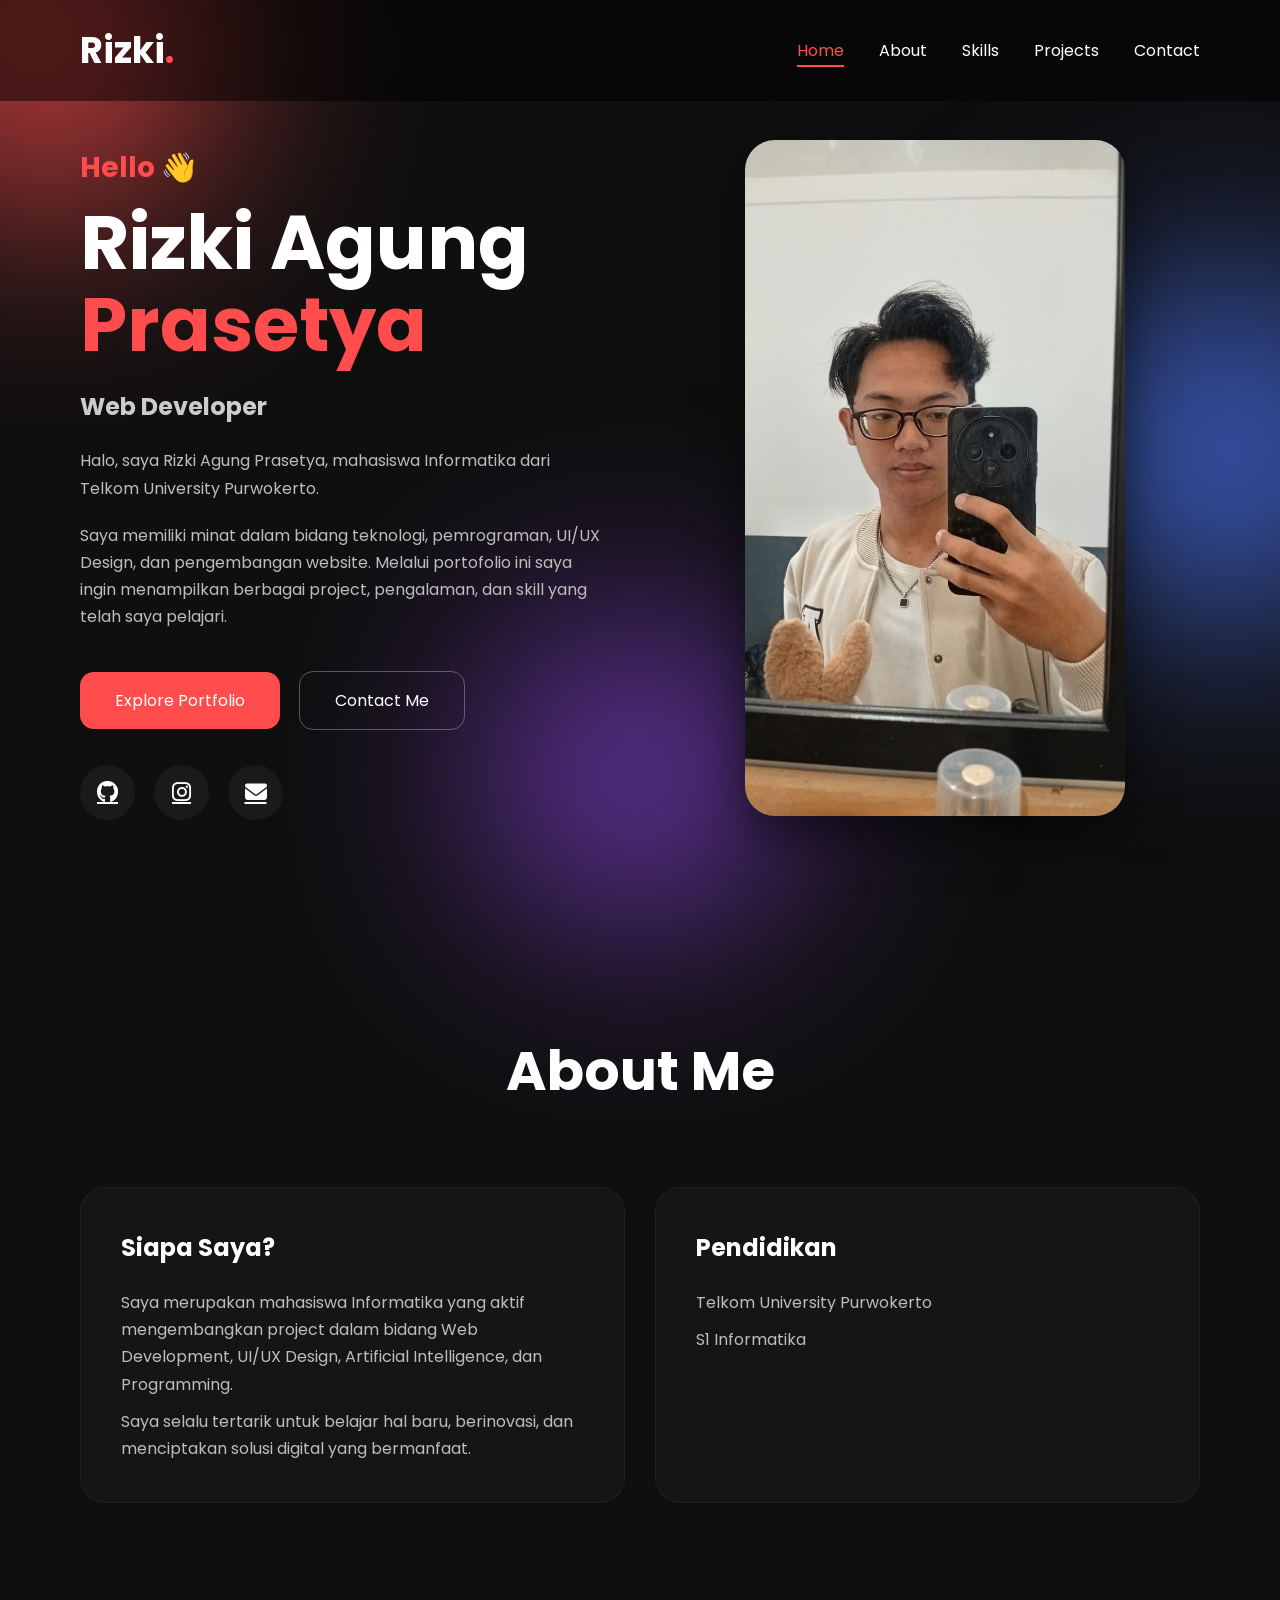
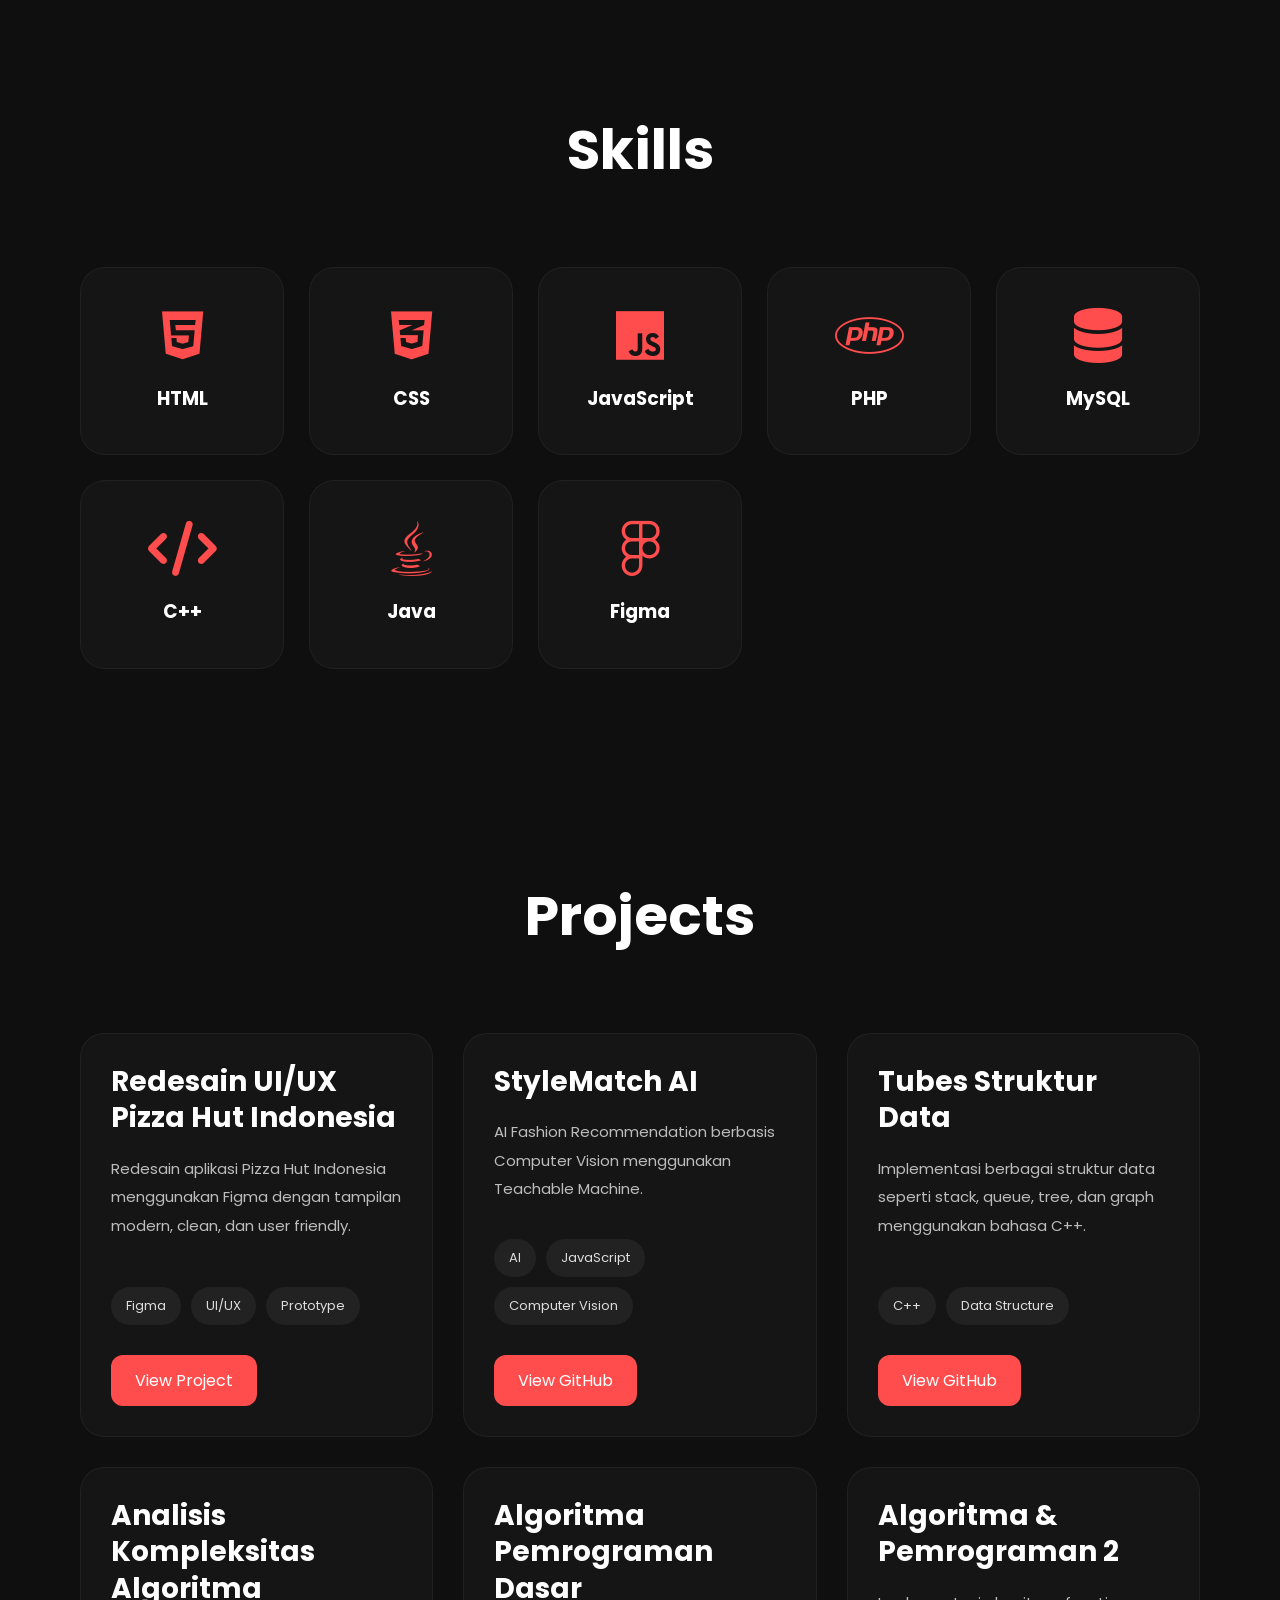
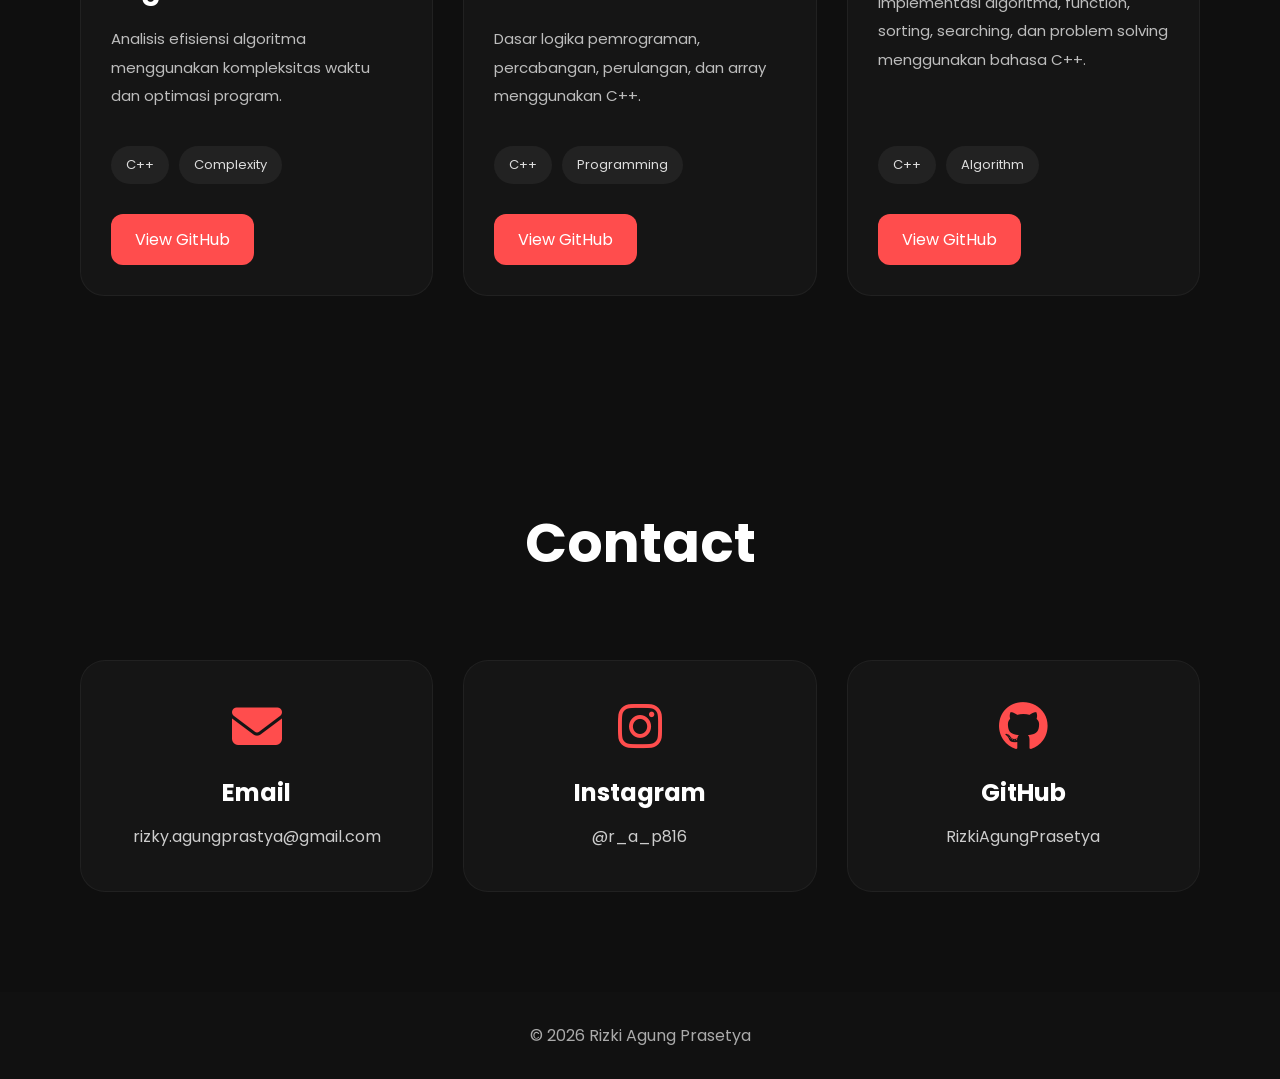
<file: index.html>
<!DOCTYPE html>
<html lang="id">

<head>

  <meta charset="UTF-8">
  <meta
    name="viewport"
    content="width=device-width, initial-scale=1.0"
  >

  <title>
    Rizki Agung Prasetya | Portfolio
  </title>

  <!-- CSS -->
  <link rel="stylesheet" href="style.css">

  <!-- Google Font -->
  <link
    href="https://fonts.googleapis.com/css2?family=Poppins:wght@300;400;500;600;700&display=swap"
    rel="stylesheet"
  >

  <!-- Font Awesome -->
  <link
    rel="stylesheet"
    href="https://cdnjs.cloudflare.com/ajax/libs/font-awesome/6.5.1/css/all.min.css"
  >

  <!-- AOS -->
  <link
    href="https://unpkg.com/aos@2.3.4/dist/aos.css"
    rel="stylesheet"
  >

</head>

<body>

  <!-- Loader -->
  <div class="loader">
    <div class="spinner"></div>
  </div>

  <!-- Progress Bar -->
  <div class="progress-bar" id="progressBar"></div>

  <!-- Cursor Glow -->
  <div class="cursor-glow"></div>

  <!-- Background Blur -->
  <div class="blur blur1"></div>
  <div class="blur blur2"></div>
  <div class="blur blur3"></div>

  <!-- Navbar -->
  <header>

    <nav>

      <h1 class="logo">
        Rizki<span>.</span>
      </h1>

      <div class="menu-toggle" id="menuToggle">
        <i class="fa-solid fa-bars"></i>
      </div>

      <ul>

        <li>
          <a href="#home" class="active">
            Home
          </a>
        </li>

        <li>
          <a href="#about">
            About
          </a>
        </li>

        <li>
          <a href="#skills">
            Skills
          </a>
        </li>

        <li>
          <a href="#projects">
            Projects
          </a>
        </li>

        <li>
          <a href="#contact">
            Contact
          </a>
        </li>

      </ul>

    </nav>

  </header>

  <!-- Hero -->
  <section class="hero" id="home">

    <div
      class="hero-text"
      data-aos="fade-right"
    >

      <h3>
        Hello 👋
      </h3>

      <h1>
        Rizki Agung
        <span>Prasetya</span>
      </h1>

      <h2>
        Web Developer
      </h2>

      <p>
        Halo, saya Rizki Agung Prasetya,
        mahasiswa Informatika dari
        Telkom University Purwokerto.
      </p>

      <p>
        Saya memiliki minat dalam bidang
        teknologi, pemrograman,
        UI/UX Design, dan pengembangan website.
        Melalui portofolio ini saya ingin
        menampilkan berbagai project,
        pengalaman, dan skill yang telah
        saya pelajari.
      </p>

      <div class="hero-button">

        <a href="#projects" class="btn">
          Explore Portfolio
        </a>

        <a href="#contact" class="btn2">
          Contact Me
        </a>

      </div>

      <div class="social-icons">

        <a
          href="https://github.com/RizkiAgungPrasetya"
          target="_blank"
        >
          <i class="fa-brands fa-github"></i>
        </a>

        <a
          href="https://www.instagram.com/r_a_p816/"
          target="_blank"
        >
          <i class="fa-brands fa-instagram"></i>
        </a>

        <a
          href="mailto:rizky.agungprastya@gmail.com"
        >
          <i class="fa-solid fa-envelope"></i>
        </a>

      </div>

    </div>

    <div
      class="hero-image"
      data-aos="zoom-in"
    >

      <img
        src="assets/profile.jpeg"
        alt="Profile"
      >

    </div>

  </section>

  <!-- About -->
  <section class="about" id="about">

    <div
      class="section-title"
      data-aos="fade-up"
    >

      <h1>
        About Me
      </h1>

    </div>

    <div class="about-container">

      <div
        class="about-card"
        data-aos="fade-right"
      >

        <h2>
          Siapa Saya?
        </h2>

        <p>
          Saya merupakan mahasiswa Informatika
          yang aktif mengembangkan project
          dalam bidang Web Development,
          UI/UX Design, Artificial Intelligence,
          dan Programming.
        </p>

        <p>
          Saya selalu tertarik untuk belajar
          hal baru, berinovasi,
          dan menciptakan solusi digital
          yang bermanfaat.
        </p>

      </div>

      <div
        class="about-card"
        data-aos="fade-left"
      >

        <h2>
          Pendidikan
        </h2>

        <p>
          Telkom University Purwokerto
        </p>

        <p>
          S1 Informatika
        </p>

      </div>

    </div>

  </section>

  <!-- Skills -->
  <section
    class="skills-section"
    id="skills"
  >

    <div
      class="section-title"
      data-aos="fade-up"
    >

      <h1>
        Skills
      </h1>

    </div>

    <div class="skills-container">

      <div class="skill-card" data-aos="zoom-in">
        <i class="fa-brands fa-html5"></i>
        <h3>HTML</h3>
      </div>

      <div class="skill-card" data-aos="zoom-in">
        <i class="fa-brands fa-css3-alt"></i>
        <h3>CSS</h3>
      </div>

      <div class="skill-card" data-aos="zoom-in">
        <i class="fa-brands fa-js"></i>
        <h3>JavaScript</h3>
      </div>

      <div class="skill-card" data-aos="zoom-in">
        <i class="fa-brands fa-php"></i>
        <h3>PHP</h3>
      </div>

      <div class="skill-card" data-aos="zoom-in">
        <i class="fa-solid fa-database"></i>
        <h3>MySQL</h3>
      </div>

      <div class="skill-card" data-aos="zoom-in">
        <i class="fa-solid fa-code"></i>
        <h3>C++</h3>
      </div>

      <div class="skill-card" data-aos="zoom-in">
        <i class="fa-brands fa-java"></i>
        <h3>Java</h3>
      </div>

      <div class="skill-card" data-aos="zoom-in">
        <i class="fa-brands fa-figma"></i>
        <h3>Figma</h3>
      </div>

    </div>

  </section>

  <!-- Projects -->
  <section class="projects" id="projects">

    <div
      class="section-title"
      data-aos="fade-up"
    >

      <h1>
        Projects
      </h1>

    </div>

    <div class="project-container">

      <!-- Project 1 -->
      <div class="project-card" data-aos="fade-up">

        <div class="project-content">

          <div class="project-top">

            <h2>
              Redesain UI/UX Pizza Hut Indonesia
            </h2>

            <p>
              Redesain aplikasi Pizza Hut Indonesia
              menggunakan Figma dengan tampilan modern,
              clean, dan user friendly.
            </p>

          </div>

          <div class="project-bottom">

            <div class="tags">

              <span>Figma</span>
              <span>UI/UX</span>
              <span>Prototype</span>

            </div>

            <a
              href="https://www.figma.com/"
              target="_blank"
            >
              View Project
            </a>

          </div>

        </div>

      </div>


      <!-- Project 3 -->
      <div class="project-card" data-aos="fade-up">

        <div class="project-content">

          <div class="project-top">

            <h2>
              StyleMatch AI
            </h2>

            <p>
              AI Fashion Recommendation
              berbasis Computer Vision
              menggunakan Teachable Machine.
            </p>

          </div>

          <div class="project-bottom">

            <div class="tags">

              <span>AI</span>
              <span>JavaScript</span>
              <span>Computer Vision</span>

            </div>

            <a
              href="https://github.com/RizkiAgungPrasetya/stylematchAI"
              target="_blank"
            >
              View GitHub
            </a>

          </div>

        </div>

      </div>

      <!-- Project 4 -->
      <div class="project-card" data-aos="fade-up">

        <div class="project-content">

          <div class="project-top">

            <h2>
              Tubes Struktur Data
            </h2>

            <p>
              Implementasi berbagai struktur data
              seperti stack, queue, tree,
              dan graph menggunakan bahasa C++.
            </p>

          </div>

          <div class="project-bottom">

            <div class="tags">

              <span>C++</span>
              <span>Data Structure</span>

            </div>

            <a
              href="https://github.com/RizkiAgungPrasetya/Tubes_Struktur_Data"
              target="_blank"
            >
              View GitHub
            </a>

          </div>

        </div>

      </div>

      <!-- Project 5 -->
      <div class="project-card" data-aos="fade-up">

        <div class="project-content">

          <div class="project-top">

            <h2>
              Analisis Kompleksitas Algoritma
            </h2>

            <p>
              Analisis efisiensi algoritma
              menggunakan kompleksitas waktu
              dan optimasi program.
            </p>

          </div>

          <div class="project-bottom">

            <div class="tags">

              <span>C++</span>
              <span>Complexity</span>

            </div>

            <a
              href="https://github.com/trisnakusumaramadhany/tubes_analisis-kompleksitas-Algoritma"
              target="_blank"
            >
              View GitHub
            </a>

          </div>

        </div>

      </div>

      <!-- Project 6 -->
      <div class="project-card" data-aos="fade-up">

        <div class="project-content">

          <div class="project-top">

            <h2>
              Algoritma Pemrograman Dasar
            </h2>

            <p>
              Dasar logika pemrograman,
              percabangan, perulangan,
              dan array menggunakan C++.
            </p>

          </div>

          <div class="project-bottom">

            <div class="tags">

              <span>C++</span>
              <span>Programming</span>

            </div>

            <a
              href="https://github.com/RizkiAgungPrasetya/ALPRO_RizkiAgungPrasetya_103112400263"
              target="_blank"
            >
              View GitHub
            </a>

          </div>

        </div>

      </div>

      <!-- Project 7 -->
      <div class="project-card" data-aos="fade-up">

        <div class="project-content">

          <div class="project-top">

            <h2>
              Algoritma & Pemrograman 2
            </h2>

            <p>
              Implementasi algoritma,
              function, sorting,
              searching, dan problem solving
              menggunakan bahasa C++.
            </p>

          </div>

          <div class="project-bottom">

            <div class="tags">

              <span>C++</span>
              <span>Algorithm</span>

            </div>

            <a
              href="https://github.com/RizkiAgungPrasetya/Alpro2_RizkiAgungPrasetya_103112400263"
              target="_blank"
            >
              View GitHub
            </a>

          </div>

        </div>

      </div>

    </div>

  </section>

  <!-- Contact -->
  <section class="contact" id="contact">

    <div
      class="section-title"
      data-aos="fade-up"
    >

      <h1>
        Contact
      </h1>

    </div>

    <div class="contact-container">

      <div class="contact-card">

        <i class="fa-solid fa-envelope"></i>

        <h2>Email</h2>

        <p>
          rizky.agungprastya@gmail.com
        </p>

      </div>

      <div class="contact-card">

        <i class="fa-brands fa-instagram"></i>

        <h2>Instagram</h2>

        <p>
          @r_a_p816
        </p>

      </div>

      <div class="contact-card">

        <i class="fa-brands fa-github"></i>

        <h2>GitHub</h2>

        <p>
          RizkiAgungPrasetya
        </p>

      </div>

    </div>

  </section>

  <!-- Footer -->
  <footer>

    <p>
      © 2026 Rizki Agung Prasetya
    </p>

  </footer>

  <!-- Back To Top -->
  <button id="topBtn">
    <i class="fa-solid fa-arrow-up"></i>
  </button>

  <!-- Script -->
  <script src="script.js"></script>

  <!-- AOS -->
  <script src="https://unpkg.com/aos@2.3.4/dist/aos.js"></script>

  <script>
    AOS.init({
      duration:1000,
      once:true
    });
  </script>

</body>

</html>
</file>
<file: style.css>
/* =========================
   GLOBAL
========================= */

*{
  margin:0;
  padding:0;
  box-sizing:border-box;
  font-family:'Poppins',sans-serif;
  scroll-behavior:smooth;
}

body{
  background:#0f0f0f;
  color:white;
  overflow-x:hidden;
  line-height:1.7;
}

/* =========================
   SCROLLBAR
========================= */

::-webkit-scrollbar{
  width:10px;
}

::-webkit-scrollbar-track{
  background:#111;
}

::-webkit-scrollbar-thumb{
  background:#ff4d4d;
  border-radius:20px;
}

/* =========================
   LOADER
========================= */

.loader{
  position:fixed;
  inset:0;
  background:#0f0f0f;

  display:flex;
  justify-content:center;
  align-items:center;

  z-index:9999;
}

.spinner{
  width:60px;
  height:60px;

  border:5px solid rgba(255,255,255,0.1);
  border-top:5px solid #ff4d4d;

  border-radius:50%;

  animation:spin 1s linear infinite;
}

@keyframes spin{

  100%{
    transform:rotate(360deg);
  }

}

/* =========================
   PROGRESS BAR
========================= */

.progress-bar{
  position:fixed;
  top:0;
  left:0;

  width:0%;
  height:4px;

  background:#ff4d4d;

  z-index:9999;
}

/* =========================
   CURSOR GLOW
========================= */

.cursor-glow{
  position:fixed;

  width:300px;
  height:300px;

  background:
  radial-gradient(
    circle,
    rgba(255,77,77,0.12),
    transparent 70%
  );

  border-radius:50%;

  pointer-events:none;

  transform:translate(-50%, -50%);

  z-index:-1;
}

/* =========================
   BACKGROUND BLUR
========================= */

.blur{
  position:absolute;
  border-radius:50%;
  filter:blur(120px);
  z-index:-2;
}

.blur1{
  width:300px;
  height:300px;

  background:#ff4d4d;

  top:-100px;
  left:-100px;
}

.blur2{
  width:300px;
  height:300px;

  background:#4d79ff;

  right:-100px;
  top:300px;
}

.blur3{
  width:250px;
  height:250px;

  background:#9d4dff;

  bottom:0;
  left:40%;
}

/* =========================
   NAVBAR
========================= */

nav{
  width:100%;

  padding:20px 80px;

  display:flex;
  justify-content:space-between;
  align-items:center;

  position:fixed;
  top:0;
  left:0;

  z-index:1000;

  background:rgba(0,0,0,0.55);

  backdrop-filter:blur(15px);

  transition:0.4s;
}

.logo{
  font-size:36px;
  font-weight:700;
}

.logo span{
  color:#ff4d4d;
}

nav ul{
  display:flex;
  list-style:none;
  gap:35px;
}

nav ul li a{
  color:white;
  text-decoration:none;

  position:relative;

  transition:0.3s;
}

nav ul li a::after{
  content:'';

  position:absolute;

  left:0;
  bottom:-5px;

  width:0%;
  height:2px;

  background:#ff4d4d;

  transition:0.3s;
}

nav ul li a:hover::after,
nav ul li a.active::after{
  width:100%;
}

nav ul li a:hover,
nav ul li a.active{
  color:#ff4d4d;
}

.menu-toggle{
  display:none;
  font-size:28px;
  cursor:pointer;
}

/* =========================
   HERO
========================= */

.hero{
  min-height:100vh;

  display:flex;
  justify-content:space-between;
  align-items:center;

  gap:60px;

  padding:140px 80px 100px;
}

.hero-text{
  flex:1;
}

.hero-text h3{
  color:#ff4d4d;
  font-size:28px;
}

.hero-text h1{
  font-size:75px;
  margin-top:10px;
  line-height:1.1;
}

.hero-text span{
  color:#ff4d4d;
}

.hero-text h2{
  margin-top:20px;
  color:#ccc;
  min-height:40px;
}

.hero-text p{
  margin-top:20px;
  color:#bdbdbd;
  max-width:700px;
}

.hero-button{
  margin-top:40px;
}

.btn,
.btn2{
  padding:15px 35px;

  border-radius:14px;

  text-decoration:none;

  display:inline-block;

  margin-right:15px;

  transition:0.3s;
}

.btn{
  background:#ff4d4d;
  color:white;
}

.btn:hover{
  transform:translateY(-5px);
}

.btn2{
  border:1px solid rgba(255,255,255,0.3);
  color:white;
}

.btn2:hover{
  background:white;
  color:black;
}

/* =========================
   SOCIAL ICON
========================= */

.social-icons{
  margin-top:35px;
}

.social-icons a{
  width:55px;
  height:55px;

  display:inline-flex;
  justify-content:center;
  align-items:center;

  border-radius:50%;

  background:#1a1a1a;

  color:white;

  margin-right:15px;

  font-size:22px;

  transition:0.3s;
}

.social-icons a:hover{
  background:#ff4d4d;
  transform:translateY(-7px);
}

/* =========================
   HERO IMAGE
========================= */

.hero-image{
  flex:1;
  text-align:center;
}

.hero-image img{
  width:380px;

  border-radius:30px;

  box-shadow:
  0 20px 50px rgba(0,0,0,0.5);

  animation:float 4s ease-in-out infinite;
}

@keyframes float{

  0%{
    transform:translateY(0);
  }

  50%{
    transform:translateY(-20px);
  }

  100%{
    transform:translateY(0);
  }

}

/* =========================
   SECTION
========================= */

section{
  padding:100px 80px;
}

.section-title{
  text-align:center;
  margin-bottom:70px;
}

.section-title h1{
  font-size:55px;
}

/* =========================
   ABOUT
========================= */

.about-container{
  display:grid;

  grid-template-columns:
  repeat(auto-fit,minmax(320px,1fr));

  gap:30px;
}

.about-card{
  background:#151515;

  padding:40px;

  border-radius:25px;

  border:1px solid rgba(255,255,255,0.05);

  transition:0.3s;
}

.about-card:hover{
  transform:translateY(-8px);
}

.about-card h2{
  margin-bottom:20px;
}

.about-card p{
  color:#bdbdbd;
  margin-top:10px;
}

/* =========================
   SKILLS
========================= */

.skills-container{
  display:grid;

  grid-template-columns:
  repeat(auto-fit,minmax(180px,1fr));

  gap:25px;
}

.skill-card{
  background:#151515;

  border-radius:25px;

  padding:40px;

  text-align:center;

  border:1px solid rgba(255,255,255,0.05);

  transition:0.3s;
}

.skill-card:hover{
  transform:translateY(-8px);

  box-shadow:
  0 15px 35px rgba(255,77,77,0.15);
}

.skill-card i{
  font-size:55px;
  color:#ff4d4d;
  margin-bottom:20px;
}

/* =========================
   PROJECTS
========================= */

.project-container{
  display:grid;

  grid-template-columns:
  repeat(auto-fit,minmax(320px,1fr));

  gap:30px;
}

.project-card{
  background:#151515;

  border-radius:24px;

  border:1px solid rgba(255,255,255,0.05);

  transition:0.3s ease;

  display:flex;
}

.project-card:hover{
  transform:translateY(-8px);

  box-shadow:
  0 15px 35px rgba(255,77,77,0.15);
}

.project-content{
  padding:30px;

  width:100%;

  display:flex;
  flex-direction:column;
  justify-content:space-between;
}

.project-top h2{
  font-size:28px;
  line-height:1.3;
}

.project-top p{
  margin-top:18px;

  color:#bdbdbd;

  line-height:1.9;

  font-size:15px;
}

.project-bottom{
  margin-top:35px;
}

.tags{
  display:flex;
  flex-wrap:wrap;

  gap:10px;
}

.tags span{
  background:#222;

  padding:8px 15px;

  border-radius:30px;

  font-size:13px;

  color:#ddd;
}

.project-content a{
  display:inline-block;

  margin-top:30px;

  width:fit-content;

  padding:12px 24px;

  background:#ff4d4d;
  color:white;

  text-decoration:none;

  border-radius:12px;

  transition:0.3s;
}

.project-content a:hover{
  background:white;
  color:black;
}

/* =========================
   CONTACT
========================= */

.contact-container{
  display:grid;

  grid-template-columns:
  repeat(auto-fit,minmax(250px,1fr));

  gap:30px;
}

.contact-card{
  background:#151515;

  padding:40px;

  border-radius:25px;

  text-align:center;

  border:1px solid rgba(255,255,255,0.05);

  transition:0.3s;
}

.contact-card:hover{
  transform:translateY(-8px);
}

.contact-card i{
  font-size:50px;
  color:#ff4d4d;
}

.contact-card h2{
  margin-top:20px;
}

.contact-card p{
  margin-top:10px;
  color:#ccc;
}

/* =========================
   FOOTER
========================= */

footer{
  padding:30px;
  text-align:center;

  background:#111;
  color:#aaa;
}

/* =========================
   BACK TO TOP
========================= */

#topBtn{
  position:fixed;

  right:30px;
  bottom:30px;

  width:55px;
  height:55px;

  border:none;
  border-radius:50%;

  background:#ff4d4d;
  color:white;

  font-size:18px;

  cursor:pointer;

  display:none;

  z-index:1000;

  transition:0.3s;
}

#topBtn:hover{
  transform:translateY(-5px);
}

/* =========================
   RESPONSIVE
========================= */

@media(max-width:900px){

  nav{
    padding:20px;
  }

  .menu-toggle{
    display:block;
  }

  nav ul{
    position:absolute;

    top:80px;
    right:-100%;

    width:250px;
    height:100vh;

    background:#111;

    flex-direction:column;

    justify-content:center;
    align-items:center;

    transition:0.4s;
  }

  nav ul.active{
    right:0;
  }

  .hero{
    flex-direction:column;

    text-align:center;

    padding:150px 20px 100px;
  }

  .hero-image img{
    width:260px;
  }

  section{
    padding:100px 20px;
  }

  .section-title h1{
    font-size:40px;
  }

  .hero-text h1{
    font-size:50px;
  }

  .project-top h2{
    font-size:24px;
  }

}
</file>
